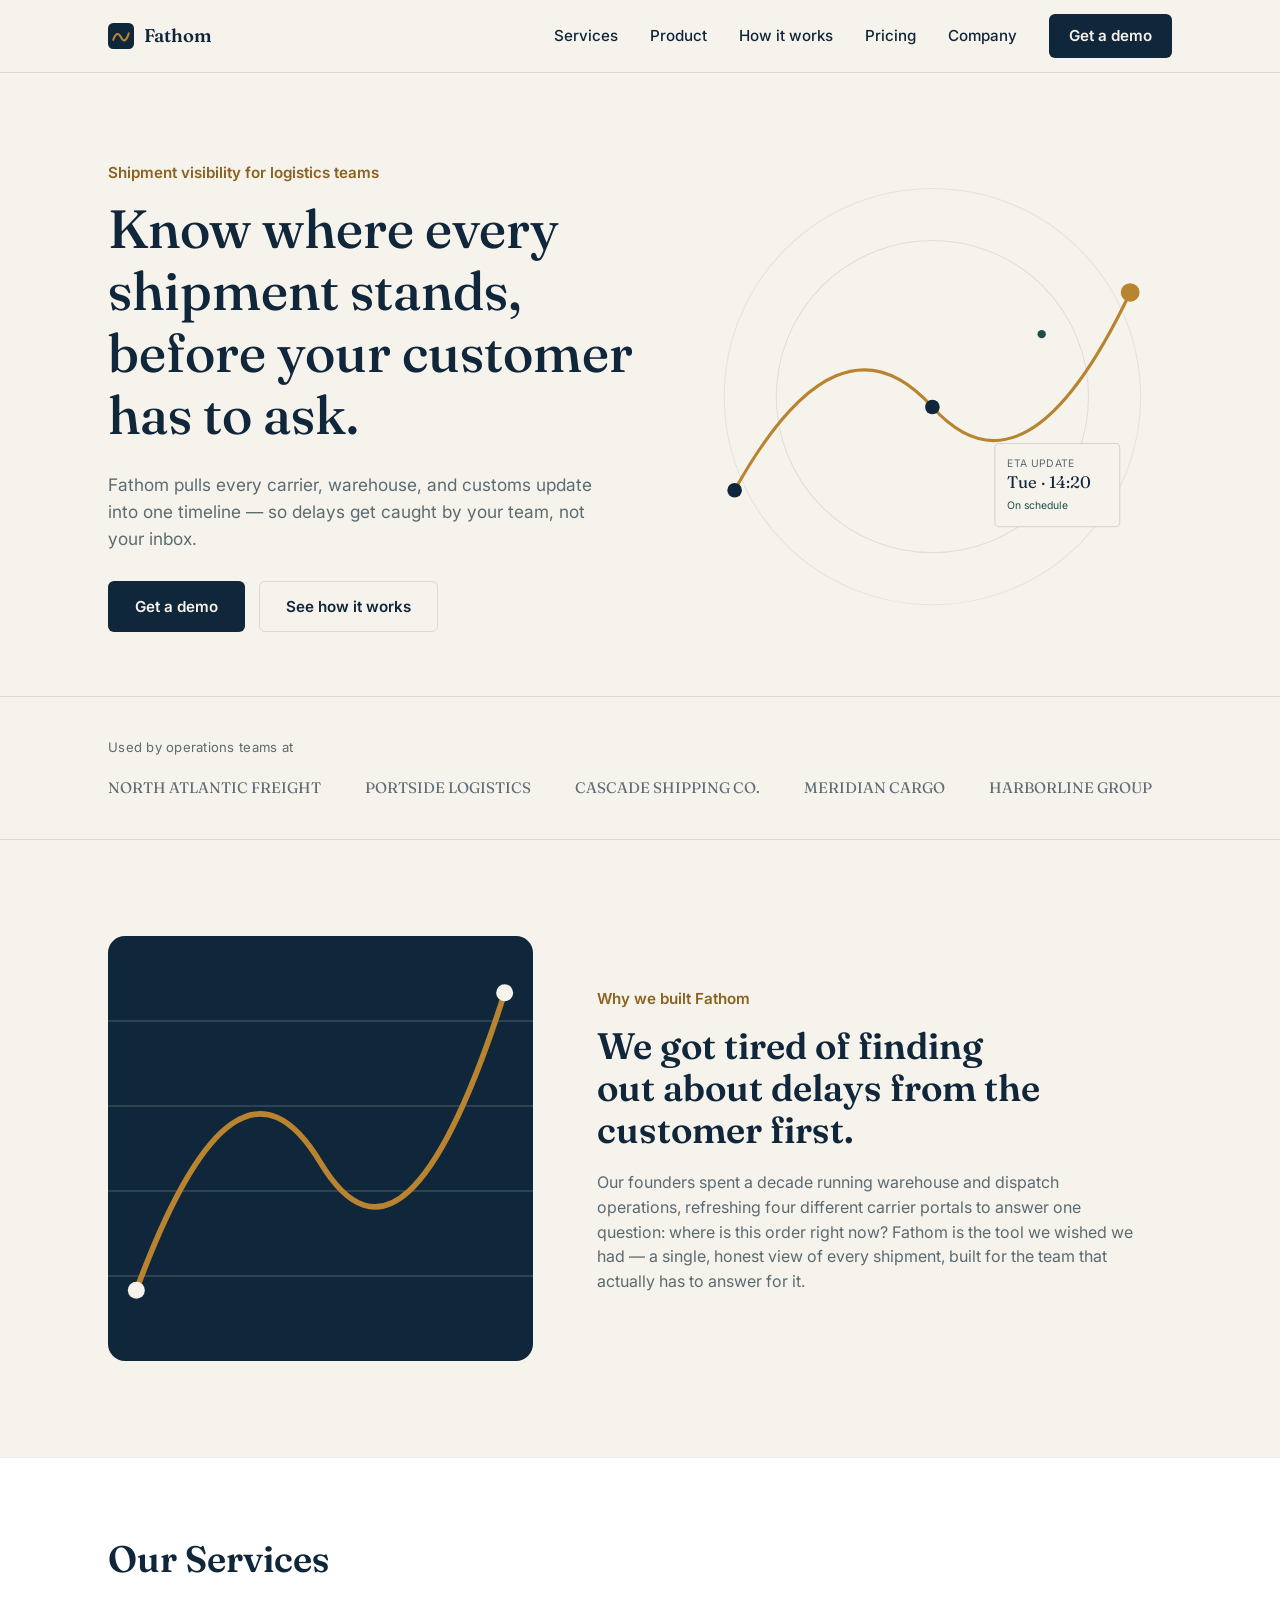
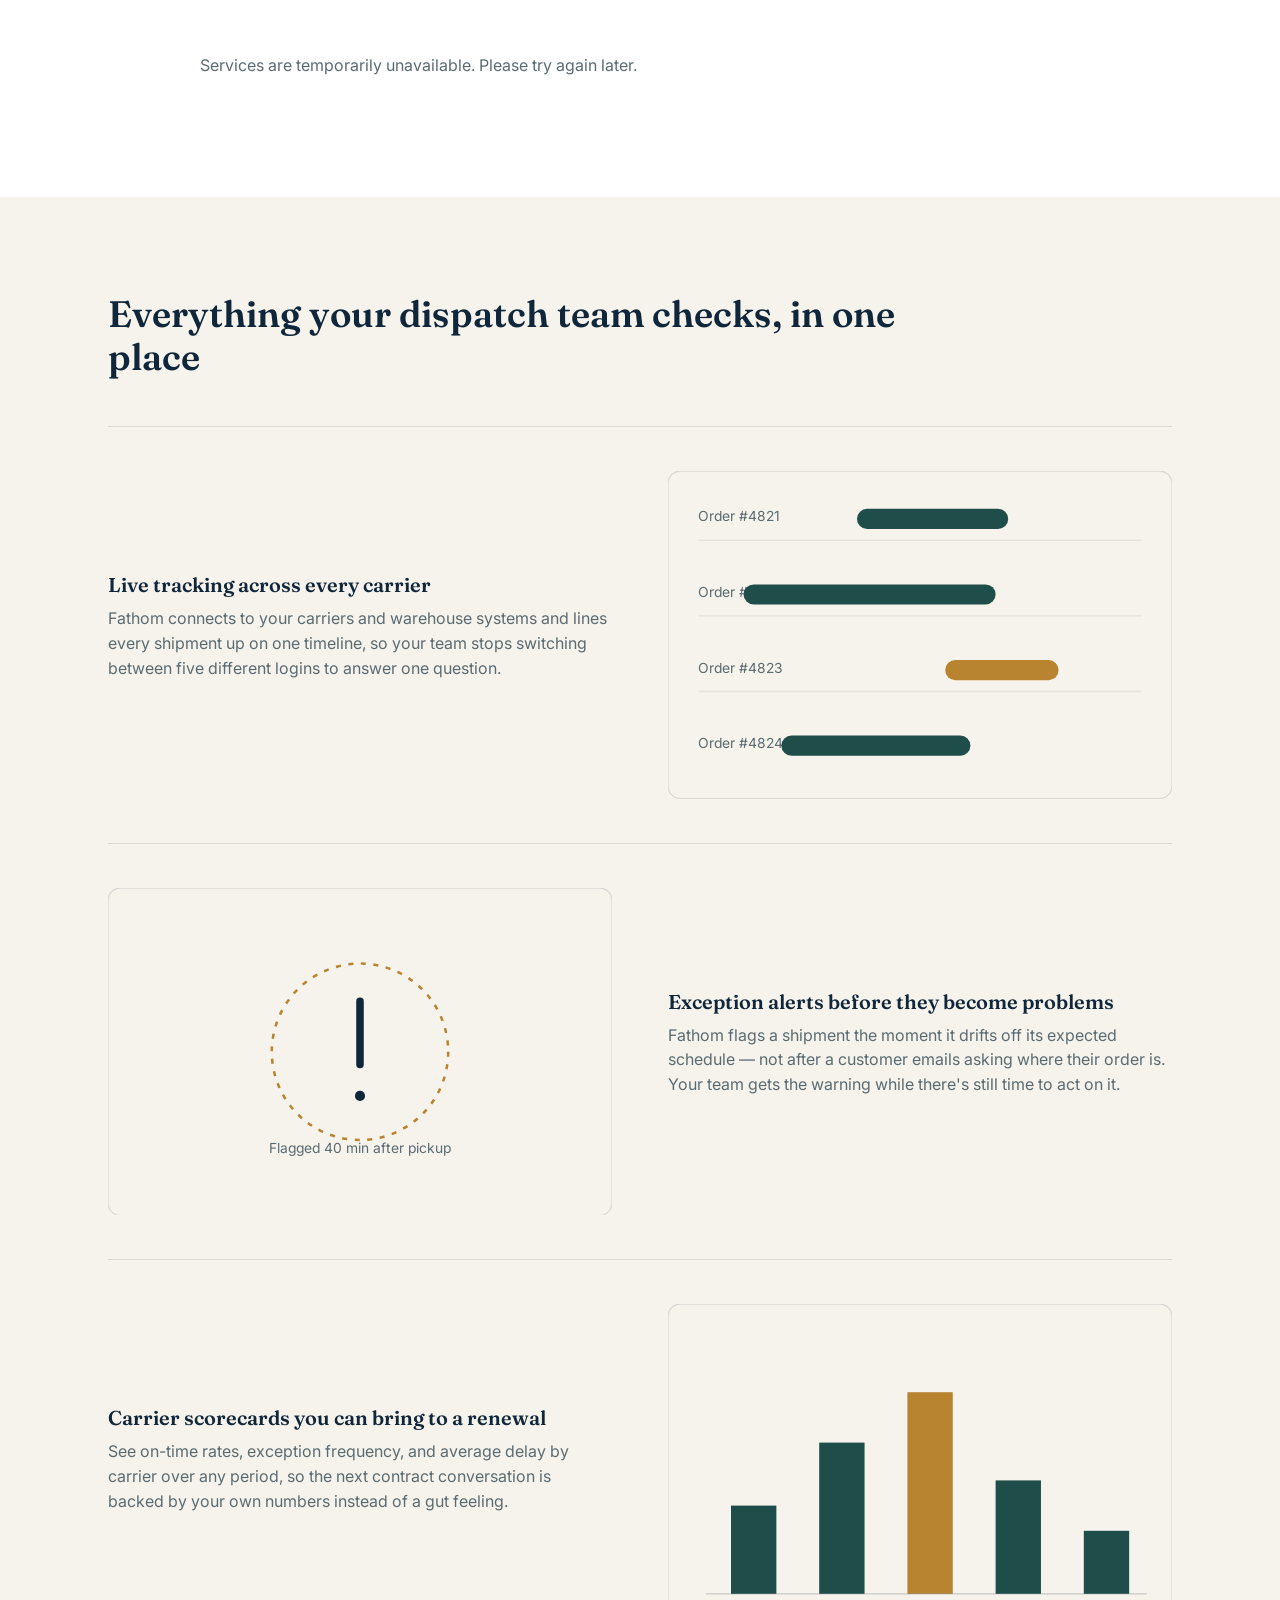
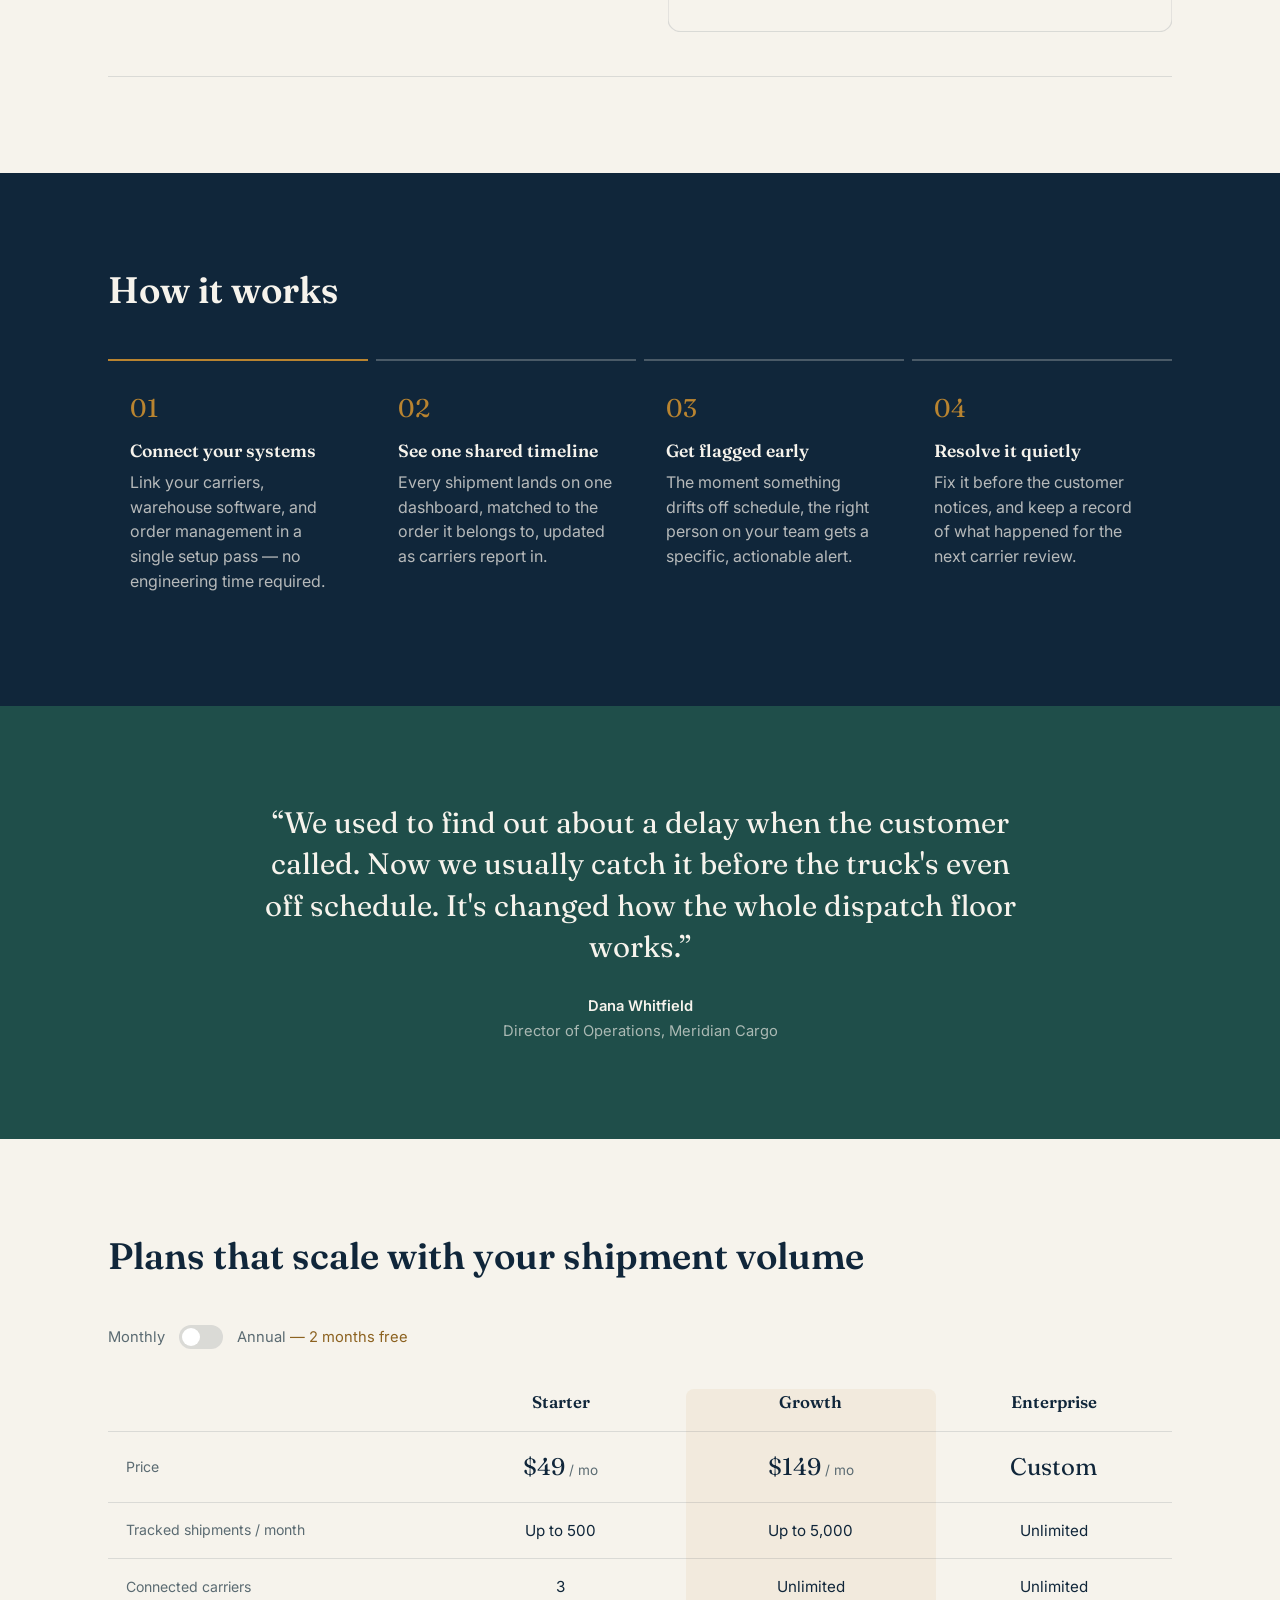
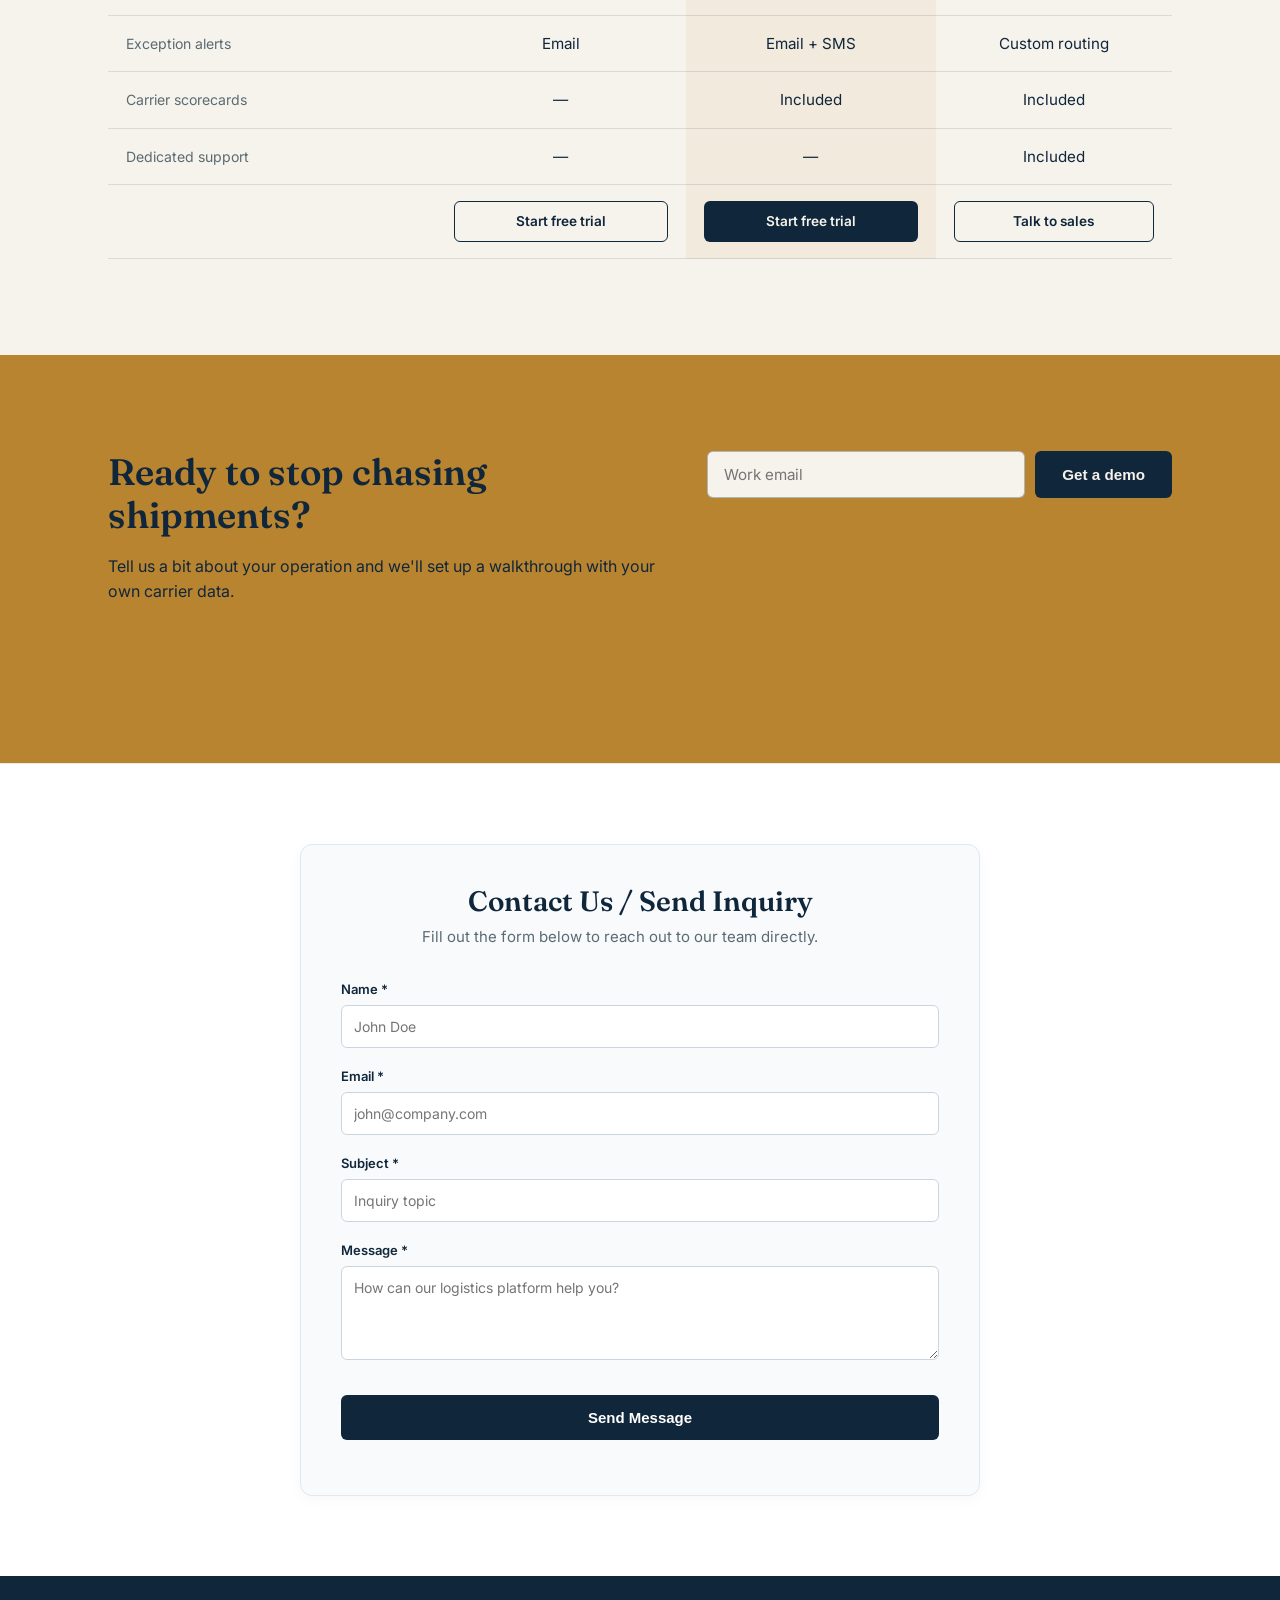
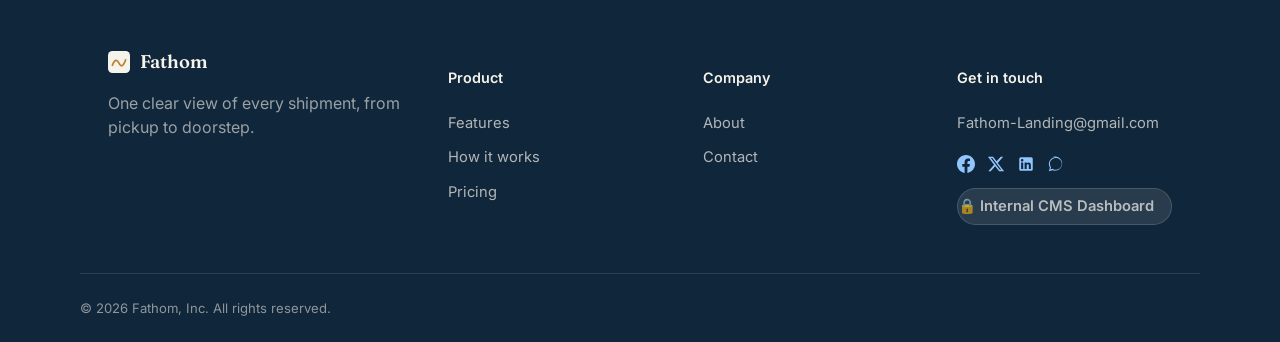
<file: index.html>
<!doctype html>
<html lang="en">
  <head>
    <meta charset="UTF-8" />
    <meta name="viewport" content="width=device-width, initial-scale=1.0" />
    <title>Fathom — Supply chain visibility, without the guesswork</title>
    <meta
      name="description"
      content="Fathom gives logistics teams one clear view of orders, carriers, and delays — so nothing gets lost between the warehouse and the doorstep."
    />
    <meta
      property="og:title"
      content="Fathom — Supply chain visibility, without the guesswork"
    />
    <meta
      property="og:description"
      content="One clear view of every shipment, from pickup to doorstep."
    />
    <meta property="og:type" content="website" />
    <link
      rel="icon"
      href="data:image/svg+xml,<svg xmlns=%22http://www.w3.org/2000/svg%22 viewBox=%220 0 100 100%22><rect width=%22100%22 height=%22100%22 rx=%2220%22 fill=%22%2310263A%22/><path d=%22M20 65 Q35 25 50 55 Q65 85 80 40%22 stroke=%22%23B98430%22 stroke-width=%228%22 fill=%22none%22 stroke-linecap=%22round%22/></svg>"
    />
    <link rel="preconnect" href="https://fonts.googleapis.com" />
    <link rel="preconnect" href="https://fonts.gstatic.com" crossorigin />
    <link
      href="https://fonts.googleapis.com/css2?family=Fraunces:opsz,wght@9..144,400;9..144,500;9..144,600;9..144,700&family=Inter:wght@400;500;600;700&display=swap"
      rel="stylesheet"
    />
    <link rel="stylesheet" href="css/style.css" />

    <style>
      /* FATHOM BRANDING & CUSTOM EXTENSIONS */
      /* SERVICES (loaded from the backend) */
      .services-section {
        background: #ffffff;
        padding: 80px 0;
        border-top: 1px solid rgba(16, 38, 58, 0.08);
      }
      .services-grid {
        display: grid;
        grid-template-columns: repeat(auto-fill, minmax(260px, 1fr));
        gap: 24px;
        margin-top: 40px;
      }
      .service-card {
        background: #f6f3ec;
        border: 1px solid rgba(16, 38, 58, 0.1);
        border-radius: 12px;
        padding: 28px;
        transition: transform 0.2s ease, box-shadow 0.2s ease;
      }
      .service-card:hover {
        transform: translateY(-3px);
        box-shadow: 0 10px 24px rgba(16, 38, 58, 0.08);
      }
      .service-tag {
        display: inline-block;
        font-size: 12px;
        font-weight: 600;
        letter-spacing: 0.4px;
        text-transform: uppercase;
        color: #b98430;
        margin-bottom: 10px;
      }
      .service-card h3 {
        color: #10263a;
        font-size: 20px;
        margin: 0 0 10px;
        font-family: "Fraunces", serif;
      }
      .service-card p {
        color: #5b6b72;
        font-size: 15px;
        line-height: 1.6;
        margin: 0;
      }
      .services-message {
        grid-column: 1 / -1;
        text-align: center;
        color: #5b6b72;
        padding: 24px 0;
      }

      .contact-section-wrapper {
        background: #ffffff;
        border-top: 1px solid rgba(16, 38, 58, 0.1);
        padding: 80px 0;
      }
      .contact-card {
        background: #f8fafc;
        border: 1px solid #e2e8f0;
        border-radius: 12px;
        padding: 40px;
        max-width: 680px;
        margin: 0 auto;
        box-shadow: 0 4px 15px rgba(16, 38, 58, 0.03);
      }
      .contact-card h2 {
        color: #10263a;
        font-size: 28px;
        margin-bottom: 8px;
        text-align: center;
        font-family: "Fraunces", serif;
      }
      .contact-card p.subtext {
        color: #5b6b72;
        font-size: 15px;
        text-align: center;
        margin-bottom: 30px;
      }
      .form-grid {
        display: flex;
        flex-direction: column;
        gap: 18px;
      }
      .form-group label {
        display: block;
        font-size: 13px;
        font-weight: 600;
        color: #10263a;
        margin-bottom: 6px;
      }
      .form-group input,
      .form-group textarea {
        width: 100%;
        padding: 12px;
        border: 1px solid #cbd5e1;
        border-radius: 6px;
        font-size: 14px;
        font-family: "Inter", sans-serif;
        box-sizing: border-box;
        transition: border 0.2s;
      }
      .form-group input:focus,
      .form-group textarea:focus {
        outline: none;
        border-color: #10263a;
      }
      .btn-submit-contact {
        background: #10263a;
        color: #ffffff;
        border: none;
        padding: 14px;
        border-radius: 6px;
        font-weight: 600;
        font-size: 15px;
        cursor: pointer;
        transition: background 0.2s;
        margin-top: 10px;
      }
      .btn-submit-contact:hover {
        background: #1e3a8a;
      }
      .admin-link-pill {
        display: inline-flex;
        align-items: center;
        gap: 8px;
        background: rgba(255, 255, 255, 0.1);
        color: #93c5fd;
        padding: 8px 16px;
        border-radius: 20px;
        text-decoration: none;
        font-size: 13px;
        font-weight: 600;
        border: 1px solid rgba(255, 255, 255, 0.15);
        transition: all 0.2s;
      }
      .admin-link-pill:hover {
        background: #2563eb;
        color: #ffffff;
        border-color: #2563eb;
      }
    </style>
  </head>
  <body>
    <!-- ================= HEADER ================= -->
    <header class="site-header" id="top">
      <div class="wrap header-row">
        <a href="#top" class="logo">
          <svg
            width="26"
            height="26"
            viewBox="0 0 100 100"
            fill="none"
            xmlns="http://www.w3.org/2000/svg"
          >
            <rect width="100" height="100" rx="20" fill="#10263A" />
            <path
              d="M20 65 Q35 25 50 55 Q65 85 80 40"
              stroke="#B98430"
              stroke-width="8"
              fill="none"
              stroke-linecap="round"
            />
          </svg>
          <span>Fathom</span>
        </a>

        <nav class="main-nav" id="mainNav">
          <a href="#services">Services</a>
          <a href="#features">Product</a>
          <a href="#how">How it works</a>
          <a href="#pricing">Pricing</a>
          <a href="#about">Company</a>
          <a href="#contact" class="nav-cta">Get a demo</a>
        </nav>

        <button
          class="nav-toggle"
          id="navToggle"
          aria-label="Open menu"
          aria-expanded="false"
        >
          <span></span><span></span><span></span>
        </button>
      </div>
    </header>

    <main>
      <!-- ================= HERO ================= -->
      <section class="hero">
        <div class="wrap hero-row">
          <div class="hero-copy" data-reveal>
            <p class="kicker">Shipment visibility for logistics teams</p>
            <h1>
              Know where every shipment stands, before your customer has to ask.
            </h1>
            <p class="hero-sub">
              Fathom pulls every carrier, warehouse, and customs update into one
              timeline — so delays get caught by your team, not your inbox.
            </p>
            <div class="hero-actions">
              <a href="#contact" class="btn btn-primary">Get a demo</a>
              <a href="#how" class="btn btn-ghost">See how it works</a>
            </div>
          </div>

          <div class="hero-art" aria-hidden="true">
            <svg viewBox="0 0 460 420" xmlns="http://www.w3.org/2000/svg">
              <circle
                cx="230"
                cy="210"
                r="200"
                fill="none"
                stroke="#10263A"
                stroke-opacity="0.08"
                stroke-width="1"
              />
              <circle
                cx="230"
                cy="210"
                r="150"
                fill="none"
                stroke="#10263A"
                stroke-opacity="0.10"
                stroke-width="1"
              />
              <path
                d="M40 300 Q140 120 230 220 T420 110"
                fill="none"
                stroke="#B98430"
                stroke-width="3"
                stroke-linecap="round"
              />
              <circle cx="40" cy="300" r="7" fill="#10263A" />
              <circle cx="230" cy="220" r="7" fill="#10263A" />
              <circle cx="420" cy="110" r="9" fill="#B98430" />
              <circle cx="335" cy="150" r="4" fill="#1F4E4A" />
              <rect
                x="290"
                y="255"
                width="120"
                height="80"
                rx="4"
                fill="#F6F3EC"
                stroke="#10263A"
                stroke-opacity="0.15"
              />
              <text
                x="302"
                y="278"
                font-family="Inter, sans-serif"
                font-size="10"
                fill="#5B6B72"
                letter-spacing="0.03em"
              >
                ETA UPDATE
              </text>
              <text
                x="302"
                y="298"
                font-family="Fraunces, serif"
                font-size="16"
                fill="#10263A"
              >
                Tue · 14:20
              </text>
              <text
                x="302"
                y="318"
                font-family="Inter, sans-serif"
                font-size="10"
                fill="#1F4E4A"
              >
                On schedule
              </text>
            </svg>
          </div>
        </div>
      </section>

      <!-- ================= TRUSTED BY ================= -->
      <section class="trusted">
        <div class="wrap">
          <p class="trusted-label">Used by operations teams at</p>
          <div class="trusted-row">
            <span>NORTH ATLANTIC FREIGHT</span>
            <span>PORTSIDE LOGISTICS</span>
            <span>CASCADE SHIPPING CO.</span>
            <span>MERIDIAN CARGO</span>
            <span>HARBORLINE GROUP</span>
          </div>
        </div>
      </section>

      <!-- ================= ABOUT ================= -->
      <section class="about" id="about">
        <div class="wrap about-row">
          <div class="about-figure" data-reveal aria-hidden="true">
            <svg viewBox="0 0 300 300" xmlns="http://www.w3.org/2000/svg">
              <rect
                x="0"
                y="0"
                width="300"
                height="300"
                rx="12"
                fill="#10263A"
              />
              <g stroke="#F6F3EC" stroke-opacity="0.18">
                <line x1="0" y1="60" x2="300" y2="60" />
                <line x1="0" y1="120" x2="300" y2="120" />
                <line x1="0" y1="180" x2="300" y2="180" />
                <line x1="0" y1="240" x2="300" y2="240" />
              </g>
              <path
                d="M20 250 Q90 60 150 160 T280 40"
                stroke="#B98430"
                stroke-width="4"
                fill="none"
                stroke-linecap="round"
              />
              <circle cx="20" cy="250" r="6" fill="#F6F3EC" />
              <circle cx="280" cy="40" r="6" fill="#F6F3EC" />
            </svg>
          </div>
          <div class="about-copy" data-reveal>
            <p class="kicker">Why we built Fathom</p>
            <h2>
              We got tired of finding out about delays from the customer first.
            </h2>
            <p>
              Our founders spent a decade running warehouse and dispatch
              operations, refreshing four different carrier portals to answer
              one question: where is this order right now? Fathom is the tool we
              wished we had — a single, honest view of every shipment, built for
              the team that actually has to answer for it.
            </p>
          </div>
        </div>
      </section>

      <!-- ================= SERVICES ================= -->
      <section class="services-section" id="services">
        <div class="wrap">
          <h2 class="section-title">Our Services</h2>
          <!-- الكروت بتتعمل من الـ Backend عن طريق js/script.js (loadServices) -->
          <div class="services-grid" id="servicesGrid" aria-live="polite">
            <p class="services-message">Loading services...</p>
          </div>
        </div>
      </section>

      <!-- ================= FEATURES ================= -->
      <section class="features" id="features">
        <div class="wrap">
          <h2 class="section-title">
            Everything your dispatch team checks, in one place
          </h2>

          <div class="feature-row">
            <div class="feature-copy" data-reveal>
              <h3>Live tracking across every carrier</h3>
              <p>
                Fathom connects to your carriers and warehouse systems and lines
                every shipment up on one timeline, so your team stops switching
                between five different logins to answer one question.
              </p>
            </div>
            <div class="feature-figure" data-reveal aria-hidden="true">
              <svg viewBox="0 0 400 260" xmlns="http://www.w3.org/2000/svg">
                <rect
                  width="400"
                  height="260"
                  rx="10"
                  fill="#F6F3EC"
                  stroke="#10263A"
                  stroke-opacity="0.12"
                />
                <g
                  font-family="Inter, sans-serif"
                  font-size="11"
                  fill="#5B6B72"
                >
                  <text x="24" y="40">Order #4821</text>
                  <text x="24" y="100">Order #4822</text>
                  <text x="24" y="160">Order #4823</text>
                  <text x="24" y="220">Order #4824</text>
                </g>
                <line
                  x1="24"
                  y1="55"
                  x2="376"
                  y2="55"
                  stroke="#10263A"
                  stroke-opacity="0.08"
                />
                <line
                  x1="24"
                  y1="115"
                  x2="376"
                  y2="115"
                  stroke="#10263A"
                  stroke-opacity="0.08"
                />
                <line
                  x1="24"
                  y1="175"
                  x2="376"
                  y2="175"
                  stroke="#10263A"
                  stroke-opacity="0.08"
                />
                <rect
                  x="150"
                  y="30"
                  width="120"
                  height="16"
                  rx="8"
                  fill="#1F4E4A"
                />
                <rect
                  x="60"
                  y="90"
                  width="200"
                  height="16"
                  rx="8"
                  fill="#1F4E4A"
                />
                <rect
                  x="220"
                  y="150"
                  width="90"
                  height="16"
                  rx="8"
                  fill="#B98430"
                />
                <rect
                  x="90"
                  y="210"
                  width="150"
                  height="16"
                  rx="8"
                  fill="#1F4E4A"
                />
              </svg>
            </div>
          </div>

          <div class="feature-row reverse">
            <div class="feature-copy" data-reveal>
              <h3>Exception alerts before they become problems</h3>
              <p>
                Fathom flags a shipment the moment it drifts off its expected
                schedule — not after a customer emails asking where their order
                is. Your team gets the warning while there's still time to act
                on it.
              </p>
            </div>
            <div class="feature-figure" data-reveal aria-hidden="true">
              <svg viewBox="0 0 400 260" xmlns="http://www.w3.org/2000/svg">
                <rect
                  width="400"
                  height="260"
                  rx="10"
                  fill="#F6F3EC"
                  stroke="#10263A"
                  stroke-opacity="0.12"
                />
                <circle
                  cx="200"
                  cy="130"
                  r="70"
                  fill="none"
                  stroke="#B98430"
                  stroke-width="2"
                  stroke-dasharray="4 6"
                />
                <path
                  d="M200 90 L200 140"
                  stroke="#10263A"
                  stroke-width="6"
                  stroke-linecap="round"
                />
                <circle cx="200" cy="165" r="4" fill="#10263A" />
                <text
                  x="200"
                  y="210"
                  text-anchor="middle"
                  font-family="Inter, sans-serif"
                  font-size="11"
                  fill="#5B6B72"
                >
                  Flagged 40 min after pickup
                </text>
              </svg>
            </div>
          </div>

          <div class="feature-row">
            <div class="feature-copy" data-reveal>
              <h3>Carrier scorecards you can bring to a renewal</h3>
              <p>
                See on-time rates, exception frequency, and average delay by
                carrier over any period, so the next contract conversation is
                backed by your own numbers instead of a gut feeling.
              </p>
            </div>
            <div class="feature-figure" data-reveal aria-hidden="true">
              <svg viewBox="0 0 400 260" xmlns="http://www.w3.org/2000/svg">
                <rect
                  width="400"
                  height="260"
                  rx="10"
                  fill="#F6F3EC"
                  stroke="#10263A"
                  stroke-opacity="0.12"
                />
                <g>
                  <rect x="50" y="160" width="36" height="70" fill="#1F4E4A" />
                  <rect
                    x="120"
                    y="110"
                    width="36"
                    height="120"
                    fill="#1F4E4A"
                  />
                  <rect x="190" y="70" width="36" height="160" fill="#B98430" />
                  <rect x="260" y="140" width="36" height="90" fill="#1F4E4A" />
                  <rect x="330" y="180" width="36" height="50" fill="#1F4E4A" />
                </g>
                <line
                  x1="30"
                  y1="230"
                  x2="380"
                  y2="230"
                  stroke="#10263A"
                  stroke-opacity="0.2"
                />
              </svg>
            </div>
          </div>
        </div>
      </section>

      <!-- ================= HOW IT WORKS ================= -->
      <section class="how" id="how">
        <div class="wrap">
          <h2 class="section-title light">How it works</h2>
          <ol class="steps">
            <li>
              <span class="step-num">01</span>
              <h3>Connect your systems</h3>
              <p>
                Link your carriers, warehouse software, and order management in
                a single setup pass — no engineering time required.
              </p>
            </li>
            <li>
              <span class="step-num">02</span>
              <h3>See one shared timeline</h3>
              <p>
                Every shipment lands on one dashboard, matched to the order it
                belongs to, updated as carriers report in.
              </p>
            </li>
            <li>
              <span class="step-num">03</span>
              <h3>Get flagged early</h3>
              <p>
                The moment something drifts off schedule, the right person on
                your team gets a specific, actionable alert.
              </p>
            </li>
            <li>
              <span class="step-num">04</span>
              <h3>Resolve it quietly</h3>
              <p>
                Fix it before the customer notices, and keep a record of what
                happened for the next carrier review.
              </p>
            </li>
          </ol>
        </div>
      </section>

      <!-- ================= TESTIMONIAL ================= -->
      <section class="testimonial">
        <div class="wrap">
          <blockquote data-reveal>
            <p>
              “We used to find out about a delay when the customer called. Now
              we usually catch it before the truck's even off schedule. It's
              changed how the whole dispatch floor works.”
            </p>
            <footer>
              <span class="t-name">Dana Whitfield</span>
              <span class="t-role">Director of Operations, Meridian Cargo</span>
            </footer>
          </blockquote>
        </div>
      </section>

      <!-- ================= PRICING ================= -->
      <section class="pricing" id="pricing">
        <div class="wrap">
          <h2 class="section-title">
            Plans that scale with your shipment volume
          </h2>

          <div class="billing-toggle">
            <span class="billing-label">Monthly</span>
            <button
              class="switch"
              id="billingSwitch"
              role="switch"
              aria-checked="false"
              aria-label="Toggle annual billing"
            >
              <span class="switch-knob"></span>
            </button>
            <span class="billing-label">Annual <em>— 2 months free</em></span>
          </div>

          <div class="price-table">
            <table>
              <thead>
                <tr>
                  <th class="row-label"></th>
                  <th>Starter</th>
                  <th class="highlight">Growth</th>
                  <th>Enterprise</th>
                </tr>
                <tr class="price-row">
                  <td class="row-label">Price</td>
                  <td>
                    <span class="price" data-monthly="49" data-annual="41"
                      >$49</span
                    ><span class="per"> / mo</span>
                  </td>
                  <td class="highlight">
                    <span class="price" data-monthly="149" data-annual="124"
                      >$149</span
                    ><span class="per"> / mo</span>
                  </td>
                  <td><span class="price">Custom</span></td>
                </tr>
              </thead>
              <tbody>
                <tr>
                  <td class="row-label">Tracked shipments / month</td>
                  <td>Up to 500</td>
                  <td class="highlight">Up to 5,000</td>
                  <td>Unlimited</td>
                </tr>
                <tr>
                  <td class="row-label">Connected carriers</td>
                  <td>3</td>
                  <td class="highlight">Unlimited</td>
                  <td>Unlimited</td>
                </tr>
                <tr>
                  <td class="row-label">Exception alerts</td>
                  <td>Email</td>
                  <td class="highlight">Email + SMS</td>
                  <td>Custom routing</td>
                </tr>
                <tr>
                  <td class="row-label">Carrier scorecards</td>
                  <td>—</td>
                  <td class="highlight">Included</td>
                  <td>Included</td>
                </tr>
                <tr>
                  <td class="row-label">Dedicated support</td>
                  <td>—</td>
                  <td class="highlight">—</td>
                  <td>Included</td>
                </tr>
                <tr>
                  <td class="row-label"></td>
                  <td>
                    <a href="#contact" class="btn btn-outline btn-small"
                      >Start free trial</a
                    >
                  </td>
                  <td class="highlight">
                    <a href="#contact" class="btn btn-primary btn-small"
                      >Start free trial</a
                    >
                  </td>
                  <td>
                    <a href="#contact" class="btn btn-outline btn-small"
                      >Talk to sales</a
                    >
                  </td>
                </tr>
              </tbody>
            </table>
          </div>
        </div>
      </section>

      <!-- ================= CTA BANNER ================= -->
      <section class="cta-banner">
        <div class="wrap cta-row">
          <div>
            <h2>Ready to stop chasing shipments?</h2>
            <p>
              Tell us a bit about your operation and we'll set up a walkthrough
              with your own carrier data.
            </p>
          </div>
          <form class="cta-form" id="ctaForm">
            <label for="workEmail" class="visually-hidden">Work email</label>
            <input
              type="email"
              id="workEmail"
              placeholder="Work email"
              required
            />
            <button type="submit" class="btn btn-primary">Get a demo</button>
          </form>
          <p class="form-note" id="formNote" role="status"></p>
        </div>
      </section>

      <!-- ================= CONTACT FORM SECTION ================= -->
      <section class="contact-section-wrapper" id="contact">
        <div class="wrap">
          <div class="contact-card">
            <h2>Contact Us / Send Inquiry</h2>
            <p class="subtext">
              Fill out the form below to reach out to our team directly.
            </p>

            <form id="contactForm" class="form-grid">
              <div class="form-group">
                <label for="userName">Name *</label>
                <input
                  type="text"
                  id="userName"
                  placeholder="John Doe"
                  required
                />
              </div>

              <div class="form-group">
                <label for="userEmail">Email *</label>
                <input
                  type="email"
                  id="userEmail"
                  placeholder="john@company.com"
                  required
                />
              </div>

              <div class="form-group">
                <label for="userSubject">Subject *</label>
                <input
                  type="text"
                  id="userSubject"
                  placeholder="Inquiry topic"
                  required
                />
              </div>

              <div class="form-group">
                <label for="userMessage">Message *</label>
                <textarea
                  id="userMessage"
                  rows="4"
                  placeholder="How can our logistics platform help you?"
                  required
                ></textarea>
              </div>

              <button type="submit" id="submitBtn" class="btn-submit-contact">
                Send Message
              </button>
            </form>

            <div
              id="formResponse"
              style="margin-top: 15px; text-align: center; font-weight: bold"
            ></div>
          </div>
        </div>
      </section>
    </main>

    <!-- ================= FOOTER ================= -->
    <footer class="site-footer">
      <div class="wrap footer-row">
        <div class="footer-brand">
          <a href="#top" class="logo">
            <svg
              width="22"
              height="22"
              viewBox="0 0 100 100"
              fill="none"
              xmlns="http://www.w3.org/2000/svg"
            >
              <rect width="100" height="100" rx="20" fill="#F6F3EC" />
              <path
                d="M20 65 Q35 25 50 55 Q65 85 80 40"
                stroke="#B98430"
                stroke-width="8"
                fill="none"
                stroke-linecap="round"
              />
            </svg>
            <span>Fathom</span>
          </a>
          <p>One clear view of every shipment, from pickup to doorstep.</p>
        </div>

        <div class="footer-col">
          <h4>Product</h4>
          <a href="#features">Features</a>
          <a href="#how">How it works</a>
          <a href="#pricing">Pricing</a>
        </div>

        <div class="footer-col">
          <h4>Company</h4>
          <a href="#about">About</a>
          <a href="#contact">Contact</a>
        </div>

        <div class="footer-col">
          <h4>Get in touch</h4>
          <a href="mailto:hello@fathom-example.com">Fathom-Landing@gmail.com</a>

          <!-- أيقونات التواصل الاجتماعي -->
          <div
            class="social-row"
            style="
              display: flex;
              gap: 12px;
              margin-top: 15px;
              align-items: center;
            "
          >
            <a
              href="https://facebook.com/fathom"
              target="_blank"
              aria-label="Facebook"
              style="color: #93c5fd; transition: color 0.2s"
            >
              <svg
                width="18"
                height="18"
                viewBox="0 0 24 24"
                fill="currentColor"
              >
                <path
                  d="M24 12.073c0-6.627-5.373-12-12-12s-12 5.373-12 12c0 5.99 4.388 10.954 10.125 11.854v-8.385H7.078v-3.47h3.047V9.43c0-3.007 1.792-4.669 4.533-4.669 1.312 0 2.686.235 2.686.235v2.953H15.83c-1.491 0-1.956.925-1.956 1.874v2.25h3.328l-.532 3.47h-2.796v8.385C19.612 23.027 24 18.062 24 12.073z"
                />
              </svg>
            </a>
            <a
              href="https://twitter.com/fathom"
              target="_blank"
              aria-label="Twitter / X"
              style="color: #93c5fd; transition: color 0.2s"
            >
              <svg
                width="18"
                height="18"
                viewBox="0 0 24 24"
                fill="currentColor"
              >
                <path
                  d="M18.244 2.25h3.308l-7.227 8.26 8.502 11.24H16.17l-5.214-6.817L4.99 21.75H1.68l7.73-8.835L1.254 2.25H8.08l4.713 6.231zm-1.161 17.52h1.833L7.084 4.126H5.117z"
                />
              </svg>
            </a>
            <a
              href="https://linkedin.com/company/fathom"
              target="_blank"
              aria-label="LinkedIn"
              style="color: #93c5fd; transition: color 0.2s"
            >
              <svg
                width="18"
                height="18"
                viewBox="0 0 24 24"
                fill="currentColor"
              >
                <path
                  d="M19 3a2 2 0 0 1 2 2v14a2 2 0 0 1-2 2H5a2 2 0 0 1-2-2V5a2 2 0 0 1 2-2h14m-.5 15.5v-5.3a3.26 3.26 0 0 0-3.26-3.26c-.85 0-1.84.52-2.28 1.3v-1.11h-2.79v8.37h2.79v-4.93c0-.77.62-1.4 1.39-1.4a1.4 1.4 0 0 1 1.4 1.4v4.93h2.75M6.88 8.56a1.68 1.68 0 0 0 1.68-1.68c0-.93-.75-1.69-1.68-1.69a1.69 1.69 0 0 0-1.69 1.69c0 .93.76 1.68 1.69 1.68m1.39 9.94v-8.37H5.5v8.37h2.77z"
                />
              </svg>
            </a>
            <a
              href="https://wa.me/15551234567"
              target="_blank"
              aria-label="WhatsApp"
              style="color: #93c5fd; transition: color 0.2s"
            >
              <svg
                width="18"
                height="18"
                viewBox="0 0 24 24"
                fill="currentColor"
              >
                <path
                  d="M12.04 2.5a9.5 9.5 0 00-8.2 14.3L2.5 21.5l4.83-1.27a9.5 9.5 0 100-17.73zm0 17.3c-1.55 0-3.02-.42-4.28-1.2l-.31-.19-2.87.76.77-2.8-.2-.29a7.9 7.9 0 01-1.25-4.28c0-4.36 3.55-7.9 7.9-7.9 4.36 0 7.9 3.54 7.9 7.9 0 4.35-3.54 7.9-7.86 7.9z"
                />
              </svg>
            </a>
          </div>

          <div style="margin-top: 15px">
            <a href="admin.html" class="admin-link-pill">
              🔒 Internal CMS Dashboard
            </a>
          </div>
        </div>
      </div>

      <div class="wrap footer-bottom">
        <p>
          &copy; <span id="year">2026</span> Fathom, Inc. All rights reserved.
        </p>
      </div>
    </footer>
    <script src="js/script.js"></script>
  </body>
</html>
</file>
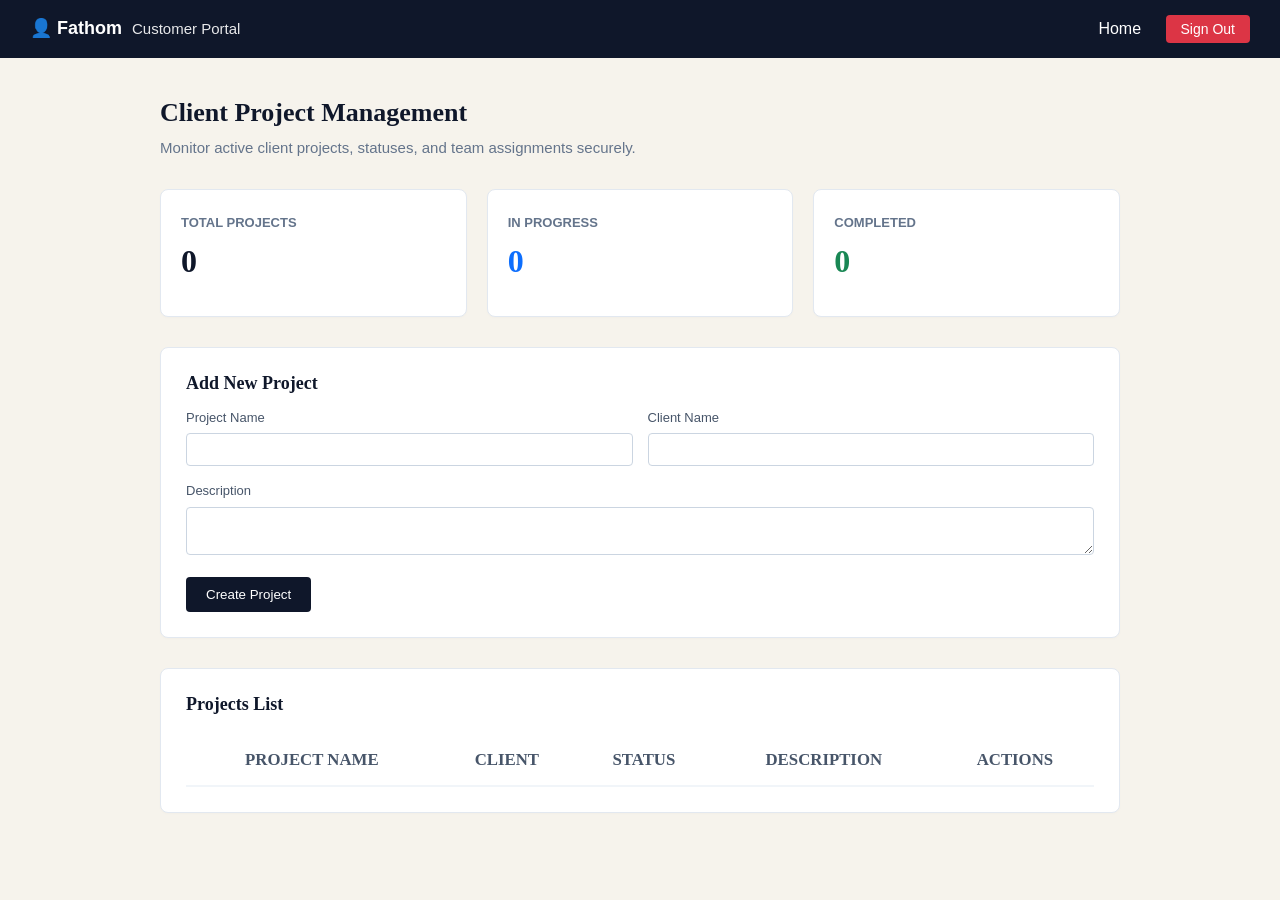
<file: projects.html>
<!doctype html>
<html lang="en" dir="ltr">
  <head>
    <meta charset="UTF-8" />
    <meta name="viewport" content="width=device-width, initial-scale=1.0" />
    <title>Fathom — Project Management</title>
    <link rel="stylesheet" href="css/style.css" />
  </head>
  <body>
    <!-- Top Navbar matching Fathom portal -->
    <header
      style="
        background-color: #0f172a;
        color: white;
        padding: 15px 30px;
        display: flex;
        justify-content: space-between;
        align-items: center;
      "
    >
      <div
        style="
          font-weight: bold;
          font-size: 18px;
          display: flex;
          align-items: center;
          gap: 10px;
        "
      >
        <span>👤 Fathom</span>
        <span style="font-weight: normal; font-size: 15px; opacity: 0.9"
          >Customer Portal</span
        >
      </div>
      <div>
        <a
          href="dashboard.html"
          style="
            color: white;
            text-decoration: none;
            margin-right: 20px;
            font-weight: 500;
          "
          >Home</a
        >
        <a
          href="#"
          onclick="handleLogout(event)"
          style="
            background-color: #dc3545;
            color: white;
            padding: 6px 15px;
            border-radius: 4px;
            text-decoration: none;
            font-size: 14px;
          "
          >Sign Out</a
        >
      </div>
    </header>

    <div
      class="container"
      style="max-width: 1000px; margin: 40px auto; padding: 0 20px"
    >
      <!-- Page Header -->
      <div style="margin-bottom: 30px">
        <h1
          style="
            color: #0f172a;
            font-size: 26px;
            font-weight: bold;
            margin-bottom: 8px;
          "
        >
          Client Project Management
        </h1>
        <p style="color: #64748b; font-size: 15px">
          Monitor active client projects, statuses, and team assignments
          securely.
        </p>
      </div>

      <!-- Quick Statistics Cards -->
      <div
        style="
          display: grid;
          grid-template-columns: repeat(auto-fit, minmax(220px, 1fr));
          gap: 20px;
          margin-bottom: 30px;
        "
      >
        <div
          style="
            background: #ffffff;
            border: 1px solid #e2e8f0;
            border-radius: 8px;
            padding: 20px;
            box-shadow: 0 1px 3px rgba(0, 0, 0, 0.02);
          "
        >
          <span
            style="
              color: #64748b;
              font-size: 13px;
              font-weight: 600;
              text-transform: uppercase;
            "
            >Total Projects</span
          >
          <h2
            id="stat-total"
            style="
              color: #0f172a;
              font-size: 32px;
              margin-top: 8px;
              font-weight: bold;
            "
          >
            0
          </h2>
        </div>
        <div
          style="
            background: #ffffff;
            border: 1px solid #e2e8f0;
            border-radius: 8px;
            padding: 20px;
            box-shadow: 0 1px 3px rgba(0, 0, 0, 0.02);
          "
        >
          <span
            style="
              color: #64748b;
              font-size: 13px;
              font-weight: 600;
              text-transform: uppercase;
            "
            >In Progress</span
          >
          <h2
            id="stat-progress"
            style="
              color: #0d6efd;
              font-size: 32px;
              margin-top: 8px;
              font-weight: bold;
            "
          >
            0
          </h2>
        </div>
        <div
          style="
            background: #ffffff;
            border: 1px solid #e2e8f0;
            border-radius: 8px;
            padding: 20px;
            box-shadow: 0 1px 3px rgba(0, 0, 0, 0.02);
          "
        >
          <span
            style="
              color: #64748b;
              font-size: 13px;
              font-weight: 600;
              text-transform: uppercase;
            "
            >Completed</span
          >
          <h2
            id="stat-completed"
            style="
              color: #198754;
              font-size: 32px;
              margin-top: 8px;
              font-weight: bold;
            "
          >
            0
          </h2>
        </div>
      </div>

      <!-- Add New Project Form Card -->
      <div
        style="
          background: #ffffff;
          border: 1px solid #e2e8f0;
          border-radius: 8px;
          padding: 25px;
          margin-bottom: 30px;
          box-shadow: 0 1px 3px rgba(0, 0, 0, 0.02);
        "
      >
        <h3
          style="
            color: #0f172a;
            font-size: 18px;
            margin-bottom: 15px;
            font-weight: 600;
          "
        >
          Add New Project
        </h3>
        <form
          id="add-project-form"
          onsubmit="createProject(event)"
          style="display: grid; grid-template-columns: 1fr 1fr; gap: 15px"
        >
          <div>
            <label
              style="
                display: block;
                font-size: 13px;
                font-weight: 500;
                color: #475569;
                margin-bottom: 5px;
              "
              >Project Name</label
            >
            <input
              type="text"
              id="project-name"
              required
              style="
                width: 100%;
                padding: 8px 12px;
                border: 1px solid #cbd5e1;
                border-radius: 4px;
                box-sizing: border-box;
              "
            />
          </div>
          <div>
            <label
              style="
                display: block;
                font-size: 13px;
                font-weight: 500;
                color: #475569;
                margin-bottom: 5px;
              "
              >Client Name</label
            >
            <input
              type="text"
              id="client-name"
              required
              style="
                width: 100%;
                padding: 8px 12px;
                border: 1px solid #cbd5e1;
                border-radius: 4px;
                box-sizing: border-box;
              "
            />
          </div>
          <div style="grid-column: span 2">
            <label
              style="
                display: block;
                font-size: 13px;
                font-weight: 500;
                color: #475569;
                margin-bottom: 5px;
              "
              >Description</label
            >
            <textarea
              id="project-desc"
              rows="2"
              style="
                width: 100%;
                padding: 8px 12px;
                border: 1px solid #cbd5e1;
                border-radius: 4px;
                box-sizing: border-box;
              "
            ></textarea>
          </div>
          <div>
            <button
              type="submit"
              style="
                background-color: #0f172a;
                color: white;
                border: none;
                padding: 10px 20px;
                border-radius: 4px;
                cursor: pointer;
                font-weight: 500;
              "
            >
              Create Project
            </button>
          </div>
        </form>
      </div>

      <!-- Projects List Table -->
      <div
        style="
          background: #ffffff;
          border: 1px solid #e2e8f0;
          border-radius: 8px;
          padding: 25px;
          box-shadow: 0 1px 3px rgba(0, 0, 0, 0.02);
        "
      >
        <h3
          style="
            color: #0f172a;
            font-size: 18px;
            margin-bottom: 20px;
            font-weight: 600;
          "
        >
          Projects List
        </h3>
        <div style="overflow-x: auto">
          <table
            style="width: 100%; border-collapse: collapse; text-align: left"
          >
            <thead>
              <tr
                style="
                  border-bottom: 2px solid #f1f5f9;
                  color: #475569;
                  font-size: 13px;
                  text-transform: uppercase;
                "
              >
                <th style="padding: 12px 10px">Project Name</th>
                <th style="padding: 12px 10px">Client</th>
                <th style="padding: 12px 10px">Status</th>
                <th style="padding: 12px 10px">Description</th>
                <th style="padding: 12px 10px">Actions</th>
              </tr>
            </thead>
            <tbody
              id="projects-table-body"
              style="color: #334155; font-size: 14px"
            >
              <!-- Data injected dynamically -->
            </tbody>
          </table>
        </div>
      </div>
    </div>

    <script>
      async function fetchProjects() {
        try {
          const res = await fetch("api/projects.php");
          const result = await res.json();
          if (result.success) {
            document.getElementById("stat-total").innerText =
              result.stats.total;
            document.getElementById("stat-progress").innerText =
              result.stats.in_progress;
            document.getElementById("stat-completed").innerText =
              result.stats.completed;

            const tbody = document.getElementById("projects-table-body");
            tbody.innerHTML = "";

            if (result.data.length === 0) {
              tbody.innerHTML = `<tr><td colspan="5" style="text-align: center; color: #94a3b8; padding: 30px;">No projects found.</td></tr>`;
              return;
            }

            result.data.forEach((project) => {
              tbody.innerHTML += `
                            <tr style="border-bottom: 1px solid #f1f5f9;">
                                <td style="padding: 14px 10px; font-weight: 500; color: #0f172a;">${project.name}</td>
                                <td style="padding: 14px 10px;">${project.client_name}</td>
                                <td style="padding: 14px 10px;">
                                    <span style="padding: 4px 10px; border-radius: 4px; font-size: 12px; font-weight: 500; background: #f8fafc; border: 1px solid #e2e8f0; color: #475569;">
                                        ${project.status}
                                    </span>
                                </td>
                                <td style="padding: 14px 10px; color: #64748b;">${project.description || "-"}</td>
                                <td style="padding: 14px 10px;">
                                    <button onclick="updateStatus(${project.id}, 'completed')" style="background-color: #198754; color: white; border: none; padding: 6px 12px; border-radius: 4px; cursor: pointer; font-size: 13px; font-weight: 500;">Complete</button>
                                </td>
                            </tr>
                        `;
            });
          }
        } catch (err) {
          console.error("Error fetching projects:", err);
        }
      }

      async function createProject(event) {
        event.preventDefault();
        const name = document.getElementById("project-name").value;
        const client_name = document.getElementById("client-name").value;
        const description = document.getElementById("project-desc").value;

        const res = await fetch("api/projects.php", {
          method: "POST",
          headers: { "Content-Type": "application/json" },
          body: JSON.stringify({
            name,
            client_name,
            description,
            status: "in_progress",
          }),
        });

        const result = await res.json();
        if (result.success) {
          document.getElementById("add-project-form").reset();
          fetchProjects();
        } else {
          alert(result.message);
        }
      }

      async function updateStatus(id, status) {
        const res = await fetch("api/projects.php", {
          method: "PUT",
          headers: { "Content-Type": "application/json" },
          body: JSON.stringify({ id, status }),
        });
        const result = await res.json();
        if (result.success) {
          fetchProjects();
        } else {
          alert(result.message);
        }
      }

      async function handleLogout(event) {
        event.preventDefault();
        try {
          const res = await fetch("api/auth.php?action=logout");
          const result = await res.json();
          if (result.success) {
            // التحويل التلقائي لصفحة تسجيل الدخول بعد النجاح
            window.location.href = "auth.html"; // أو صفحة تسجيل الدخول الخاصة بك
          }
        } catch (err) {
          console.error("Logout error:", err);
          window.location.href = "auth.html";
        }
      }

      window.onload = fetchProjects;
    </script>
  </body>
</html>
</file>
<file: css/style.css>
/* =========================================================
   FATHOM — Company Landing Page
   Table of contents:
   1. Reset & tokens
   2. Base / typography
   3. Layout helpers
   4. Header & nav
   5. Hero
   6. Trusted-by strip
   7. About
   8. Features
   9. How it works
   10. Testimonial
   11. Pricing
   12. CTA banner
   13. Footer
   14. Reveal animation
   15. Responsive
   ========================================================= */

/* ---------- 1. Reset & tokens ---------- */
*, *::before, *::after { box-sizing: border-box; }
html { scroll-behavior: smooth; }

:root {
  /* color */
  --ink: #10263A;
  --paper: #F6F3EC;
  --brass: #B98430;
  --brass-dark: #8C6220;
  --teal: #1F4E4A;
  --slate: #5B6B72;
  --line: rgba(16, 38, 58, 0.12);
  --white: #FFFFFF;

  /* type */
  --font-display: 'Fraunces', serif;
  --font-body: 'Inter', sans-serif;

  /* layout */
  --max-w: 1120px;
  --gap: 24px;
  --radius: 10px;
}

@media (prefers-reduced-motion: reduce) {
  html { scroll-behavior: auto; }
  * { animation-duration: 0.01ms !important; transition-duration: 0.01ms !important; }
}

body {
  margin: 0;
  font-family: var(--font-body);
  color: var(--ink);
  background: var(--paper);
  line-height: 1.55;
  -webkit-font-smoothing: antialiased;
}

img, svg { display: block; max-width: 100%; }

a {
  color: inherit;
  text-decoration: none;
}

ul, ol { margin: 0; padding: 0; list-style: none; }

/* ---------- 2. Base / typography ---------- */
h1, h2, h3 {
  font-family: var(--font-display);
  font-weight: 600;
  line-height: 1.15;
  margin: 0 0 0.5em;
  color: var(--ink);
}

h1 { font-size: clamp(2.1rem, 4.2vw, 3.4rem); font-weight: 500; }
h2 { font-size: clamp(1.6rem, 3vw, 2.3rem); }
h3 { font-size: 1.25rem; }

p { margin: 0 0 1em; color: var(--slate); max-width: 62ch; }

.kicker {
  font-family: var(--font-body);
  font-size: 0.95rem;
  color: var(--brass-dark);
  font-weight: 600;
  margin-bottom: 0.9em;
}

.section-title {
  max-width: 32ch;
  margin-bottom: 48px;
}
.section-title.light { color: var(--paper); }

.visually-hidden {
  position: absolute;
  width: 1px; height: 1px;
  overflow: hidden;
  clip: rect(0 0 0 0);
  white-space: nowrap;
}

:focus-visible {
  outline: 2px solid var(--brass);
  outline-offset: 3px;
}

/* ---------- 3. Layout helpers ---------- */
.wrap {
  max-width: var(--max-w);
  margin: 0 auto;
  padding: 0 28px;
}

section { padding: 96px 0; }

/* buttons */
.btn {
  display: inline-flex;
  align-items: center;
  justify-content: center;
  padding: 13px 26px;
  border-radius: 6px;
  font-weight: 600;
  font-size: 0.95rem;
  border: 1px solid transparent;
  cursor: pointer;
  transition: background-color 0.18s ease, border-color 0.18s ease, color 0.18s ease;
}
.btn-primary {
  background: var(--ink);
  color: var(--paper);
}
.btn-primary:hover { background: var(--brass-dark); }

.btn-ghost {
  background: transparent;
  color: var(--ink);
  border-color: var(--line);
}
.btn-ghost:hover { border-color: var(--ink); }

.btn-outline {
  background: transparent;
  color: var(--ink);
  border-color: var(--ink);
}
.btn-outline:hover { background: var(--ink); color: var(--paper); }

.btn-small { padding: 9px 18px; font-size: 0.85rem; width: 100%; }

/* ---------- 4. Header & nav ---------- */
.site-header {
  position: sticky;
  top: 0;
  z-index: 50;
  background: rgba(246, 243, 236, 0.88);
  backdrop-filter: saturate(140%) blur(8px);
  border-bottom: 1px solid var(--line);
}

.header-row {
  display: flex;
  align-items: center;
  justify-content: space-between;
  height: 72px;
}

.logo {
  display: flex;
  align-items: center;
  gap: 10px;
  font-family: var(--font-display);
  font-size: 1.15rem;
  font-weight: 600;
  color: var(--ink);
}

.main-nav {
  display: flex;
  align-items: center;
  gap: 32px;
  font-size: 0.95rem;
  font-weight: 500;
}

.main-nav a:not(.nav-cta):hover { color: var(--brass-dark); }

.nav-cta {
  background: var(--ink);
  color: var(--paper);
  padding: 10px 20px;
  border-radius: 6px;
  font-weight: 600;
}
.nav-cta:hover { background: var(--brass-dark); color: var(--paper); }

.nav-toggle {
  display: none;
  flex-direction: column;
  justify-content: center;
  gap: 5px;
  width: 40px;
  height: 40px;
  background: none;
  border: none;
  cursor: pointer;
}
.nav-toggle span {
  width: 100%;
  height: 2px;
  background: var(--ink);
  transition: transform 0.2s ease, opacity 0.2s ease;
}
.nav-toggle[aria-expanded="true"] span:nth-child(1) { transform: translateY(7px) rotate(45deg); }
.nav-toggle[aria-expanded="true"] span:nth-child(2) { opacity: 0; }
.nav-toggle[aria-expanded="true"] span:nth-child(3) { transform: translateY(-7px) rotate(-45deg); }

/* ---------- 5. Hero ---------- */
.hero { padding-top: 88px; padding-bottom: 64px; }

.hero-row {
  display: grid;
  grid-template-columns: 1.05fr 0.95fr;
  gap: 56px;
  align-items: center;
}

.hero-sub { font-size: 1.08rem; max-width: 46ch; }

.hero-actions {
  display: flex;
  gap: 14px;
  margin-top: 28px;
  flex-wrap: wrap;
}

.hero-art svg { width: 100%; height: auto; }

/* ---------- 6. Trusted-by strip ---------- */
.trusted {
  padding: 40px 0;
  border-top: 1px solid var(--line);
  border-bottom: 1px solid var(--line);
}

.trusted-label {
  font-size: 0.82rem;
  letter-spacing: 0.02em;
  color: var(--slate);
  margin-bottom: 18px;
}

.trusted-row {
  display: flex;
  flex-wrap: wrap;
  gap: 32px 44px;
  font-family: var(--font-display);
  font-size: 0.95rem;
  color: var(--ink);
  opacity: 0.65;
}

/* ---------- 7. About ---------- */
.about-row {
  display: grid;
  grid-template-columns: 0.85fr 1.15fr;
  gap: 64px;
  align-items: center;
}

.about-copy h2 { max-width: 18ch; }
.about-copy p { max-width: 54ch; }

/* ---------- 8. Features ---------- */
.feature-row {
  display: grid;
  grid-template-columns: 1fr 1fr;
  gap: 56px;
  align-items: center;
  padding: 44px 0;
  border-top: 1px solid var(--line);
}
.feature-row:last-child { border-bottom: 1px solid var(--line); }

.feature-row.reverse .feature-copy { order: 2; }
.feature-row.reverse .feature-figure { order: 1; }

.feature-copy p { max-width: 50ch; }

/* ---------- 9. How it works ---------- */
.how {
  background: var(--ink);
  color: var(--paper);
}
.how p { color: rgba(246, 243, 236, 0.72); }

.steps {
  display: grid;
  grid-template-columns: repeat(4, 1fr);
  gap: 8px;
  position: relative;
}

.steps li {
  position: relative;
  padding: 28px 22px 0;
  border-top: 2px solid rgba(246, 243, 236, 0.25);
}

.steps li:nth-child(1) { border-top-color: var(--brass); }

.step-num {
  display: block;
  font-family: var(--font-display);
  font-size: 1.6rem;
  color: var(--brass);
  margin-bottom: 12px;
}

.steps h3 { color: var(--paper); font-size: 1.1rem; }

/* ---------- 10. Testimonial ---------- */
.testimonial { background: var(--teal); }

.testimonial blockquote {
  margin: 0 auto;
  max-width: 760px;
  text-align: center;
}

.testimonial p {
  font-family: var(--font-display);
  font-size: clamp(1.35rem, 2.6vw, 1.85rem);
  color: var(--paper);
  line-height: 1.4;
  max-width: none;
  margin-bottom: 28px;
}

.testimonial footer {
  display: flex;
  flex-direction: column;
  gap: 2px;
  font-size: 0.92rem;
}
.t-name { font-weight: 600; color: var(--paper); }
.t-role { color: rgba(246, 243, 236, 0.65); }

/* ---------- 11. Pricing ---------- */
.billing-toggle {
  display: flex;
  align-items: center;
  gap: 14px;
  margin-bottom: 40px;
  font-size: 0.92rem;
  color: var(--slate);
}
.billing-label em { color: var(--brass-dark); font-style: normal; }

.switch {
  position: relative;
  width: 44px;
  height: 24px;
  border-radius: 999px;
  background: var(--line);
  border: none;
  cursor: pointer;
  padding: 0;
}
.switch[aria-checked="true"] { background: var(--brass); }
.switch-knob {
  position: absolute;
  top: 3px; left: 3px;
  width: 18px; height: 18px;
  border-radius: 50%;
  background: var(--white);
  transition: transform 0.18s ease;
}
.switch[aria-checked="true"] .switch-knob { transform: translateX(20px); }

.price-table { overflow-x: auto; }

table {
  width: 100%;
  border-collapse: collapse;
  min-width: 560px;
}

th, td {
  text-align: center;
  padding: 16px 18px;
  border-bottom: 1px solid var(--line);
  font-size: 0.95rem;
}

th { font-family: var(--font-display); font-size: 1.05rem; font-weight: 600; padding-top: 0; }

.row-label {
  text-align: left;
  color: var(--slate);
  font-size: 0.88rem;
}

.price { font-family: var(--font-display); font-size: 1.5rem; color: var(--ink); }
.per { font-size: 0.85rem; color: var(--slate); }

.highlight { background: rgba(185, 132, 48, 0.08); }
th.highlight { border-radius: 8px 8px 0 0; }

/* ---------- 12. CTA banner ---------- */
.cta-banner {
  background: var(--brass);
}
.cta-banner h2 { color: var(--ink); max-width: 16ch; }
.cta-banner p { color: var(--ink); }

.cta-row {
  display: grid;
  grid-template-columns: 1.2fr 1fr;
  gap: 40px;
  align-items: start;
}

.cta-form {
  display: flex;
  gap: 10px;
  flex-wrap: wrap;
}

.cta-form input {
  flex: 1 1 220px;
  padding: 13px 16px;
  border-radius: 6px;
  border: 1px solid rgba(16, 38, 58, 0.3);
  font-family: var(--font-body);
  font-size: 0.95rem;
  background: var(--paper);
}
.cta-form input:focus { outline: 2px solid var(--ink); outline-offset: 2px; }

.form-note {
  grid-column: 2;
  font-size: 0.85rem;
  color: var(--ink);
  margin-top: -20px;
  min-height: 1em;
}

/* ---------- 13. Footer ---------- */
.site-footer {
  background: var(--ink);
  color: rgba(246, 243, 236, 0.75);
  padding-top: 72px;
}

.footer-row {
  display: grid;
  grid-template-columns: 1.4fr 1fr 1fr 1fr;
  gap: 40px;
  padding-bottom: 48px;
}

.footer-brand .logo { color: var(--paper); margin-bottom: 14px; }
.footer-brand p { color: rgba(246, 243, 236, 0.6); max-width: 32ch; }

.footer-col h4 {
  font-family: var(--font-body);
  color: var(--paper);
  font-size: 0.9rem;
  font-weight: 600;
  margin-bottom: 16px;
}
.footer-col a {
  display: block;
  padding: 6px 0;
  color: rgba(246, 243, 236, 0.7);
  font-size: 0.92rem;
}
.footer-col a:hover { color: var(--brass); }

.social-row { display: flex; gap: 14px; margin-top: 14px; }
.social-row a { color: rgba(246, 243, 236, 0.7); padding: 0; }
.social-row a:hover { color: var(--brass); }

.footer-bottom {
  display: flex;
  justify-content: space-between;
  gap: 24px;
  padding: 24px 0;
  border-top: 1px solid rgba(246, 243, 236, 0.12);
  font-size: 0.82rem;
}
.footer-bottom p { color: rgba(246, 243, 236, 0.55); margin: 0; }
.footer-fine { max-width: 42ch; text-align: right; }

/* ---------- 14. Reveal animation ---------- */
[data-reveal].reveal-init {
  opacity: 0;
  transform: translateY(16px);
  transition: opacity 0.6s ease, transform 0.6s ease;
}
[data-reveal].reveal-init.is-visible {
  opacity: 1;
  transform: translateY(0);
}

/* ---------- 15. Responsive ---------- */
@media (max-width: 900px) {
  .hero-row, .about-row, .feature-row, .feature-row.reverse,
  .cta-row, .footer-row { grid-template-columns: 1fr; }

  .feature-row.reverse .feature-copy,
  .feature-row.reverse .feature-figure { order: initial; }

  .hero-art { order: -1; max-width: 340px; margin: 0 auto 8px; }

  .steps { grid-template-columns: 1fr 1fr; gap: 32px 24px; }
  .steps li { border-top: none; padding-top: 0; padding-left: 18px; border-left: 2px solid rgba(246,243,236,0.25); }
  .steps li:nth-child(1) { border-left-color: var(--brass); }

  .form-note { grid-column: 1; margin-top: 4px; }
  .footer-fine { text-align: left; max-width: none; }
}

@media (max-width: 720px) {
  section { padding: 64px 0; }

  .main-nav {
    position: absolute;
    top: 72px; left: 0; right: 0;
    background: var(--paper);
    border-bottom: 1px solid var(--line);
    flex-direction: column;
    align-items: stretch;
    gap: 0;
    padding: 8px 28px 20px;
    display: none;
  }
  .main-nav.is-open { display: flex; }
  .main-nav a { padding: 12px 0; border-bottom: 1px solid var(--line); }
  .main-nav a:last-child { border-bottom: none; }
  .nav-cta { text-align: center; margin-top: 10px; }

  .nav-toggle { display: flex; }

  .footer-row { grid-template-columns: 1fr 1fr; }
  .footer-bottom { flex-direction: column; }
}

@media (max-width: 520px) {
  .footer-row { grid-template-columns: 1fr; }
  .trusted-row { gap: 20px 28px; }
}
</file>
